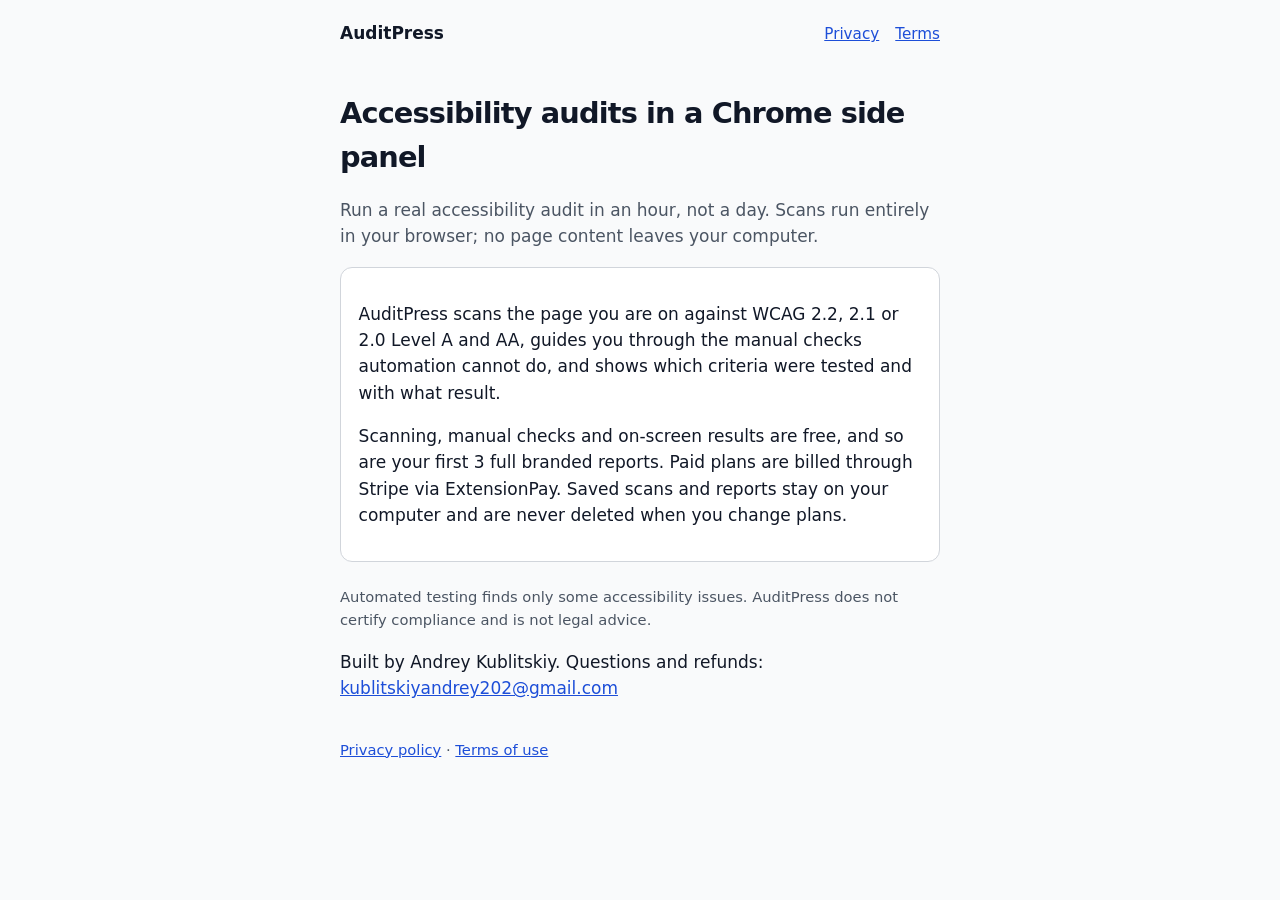
<file: index.html>
<!DOCTYPE html>
<html lang="en">
  <head>
    <meta charset="utf-8" />
    <meta name="viewport" content="width=device-width, initial-scale=1" />
    <title>AuditPress</title>
    <link rel="stylesheet" href="style.css" />
  </head>
  <body>
    <header>
      <strong>AuditPress</strong>
      <nav>
        <a href="privacy/">Privacy</a>
        <a href="terms/">Terms</a>
      </nav>
    </header>
    <main>
      <h1>Accessibility audits in a Chrome side panel</h1>
      <p class="lede">
        Run a real accessibility audit in an hour, not a day. Scans run entirely in your browser; no
        page content leaves your computer.
      </p>
      <div class="card">
        <p>
          AuditPress scans the page you are on against WCAG 2.2, 2.1 or 2.0 Level A and AA, guides
          you through the manual checks automation cannot do, and shows which criteria were tested
          and with what result.
        </p>
        <p>
          Scanning, manual checks and on-screen results are free, and so are your first 3 full
          branded reports. Paid plans are billed through Stripe via ExtensionPay. Saved scans and
          reports stay on your computer and are never deleted when you change plans.
        </p>
      </div>
      <p class="fine">
        Automated testing finds only some accessibility issues. AuditPress does not certify
        compliance and is not legal advice.
      </p>
      <p>
        Built by Andrey Kublitskiy. Questions and refunds:
        <a href="mailto:kublitskiyandrey202@gmail.com">kublitskiyandrey202@gmail.com</a>
      </p>
    </main>
    <footer>
      <a href="privacy/">Privacy policy</a>
      ·
      <a href="terms/">Terms of use</a>
    </footer>
  </body>
</html>
</file>
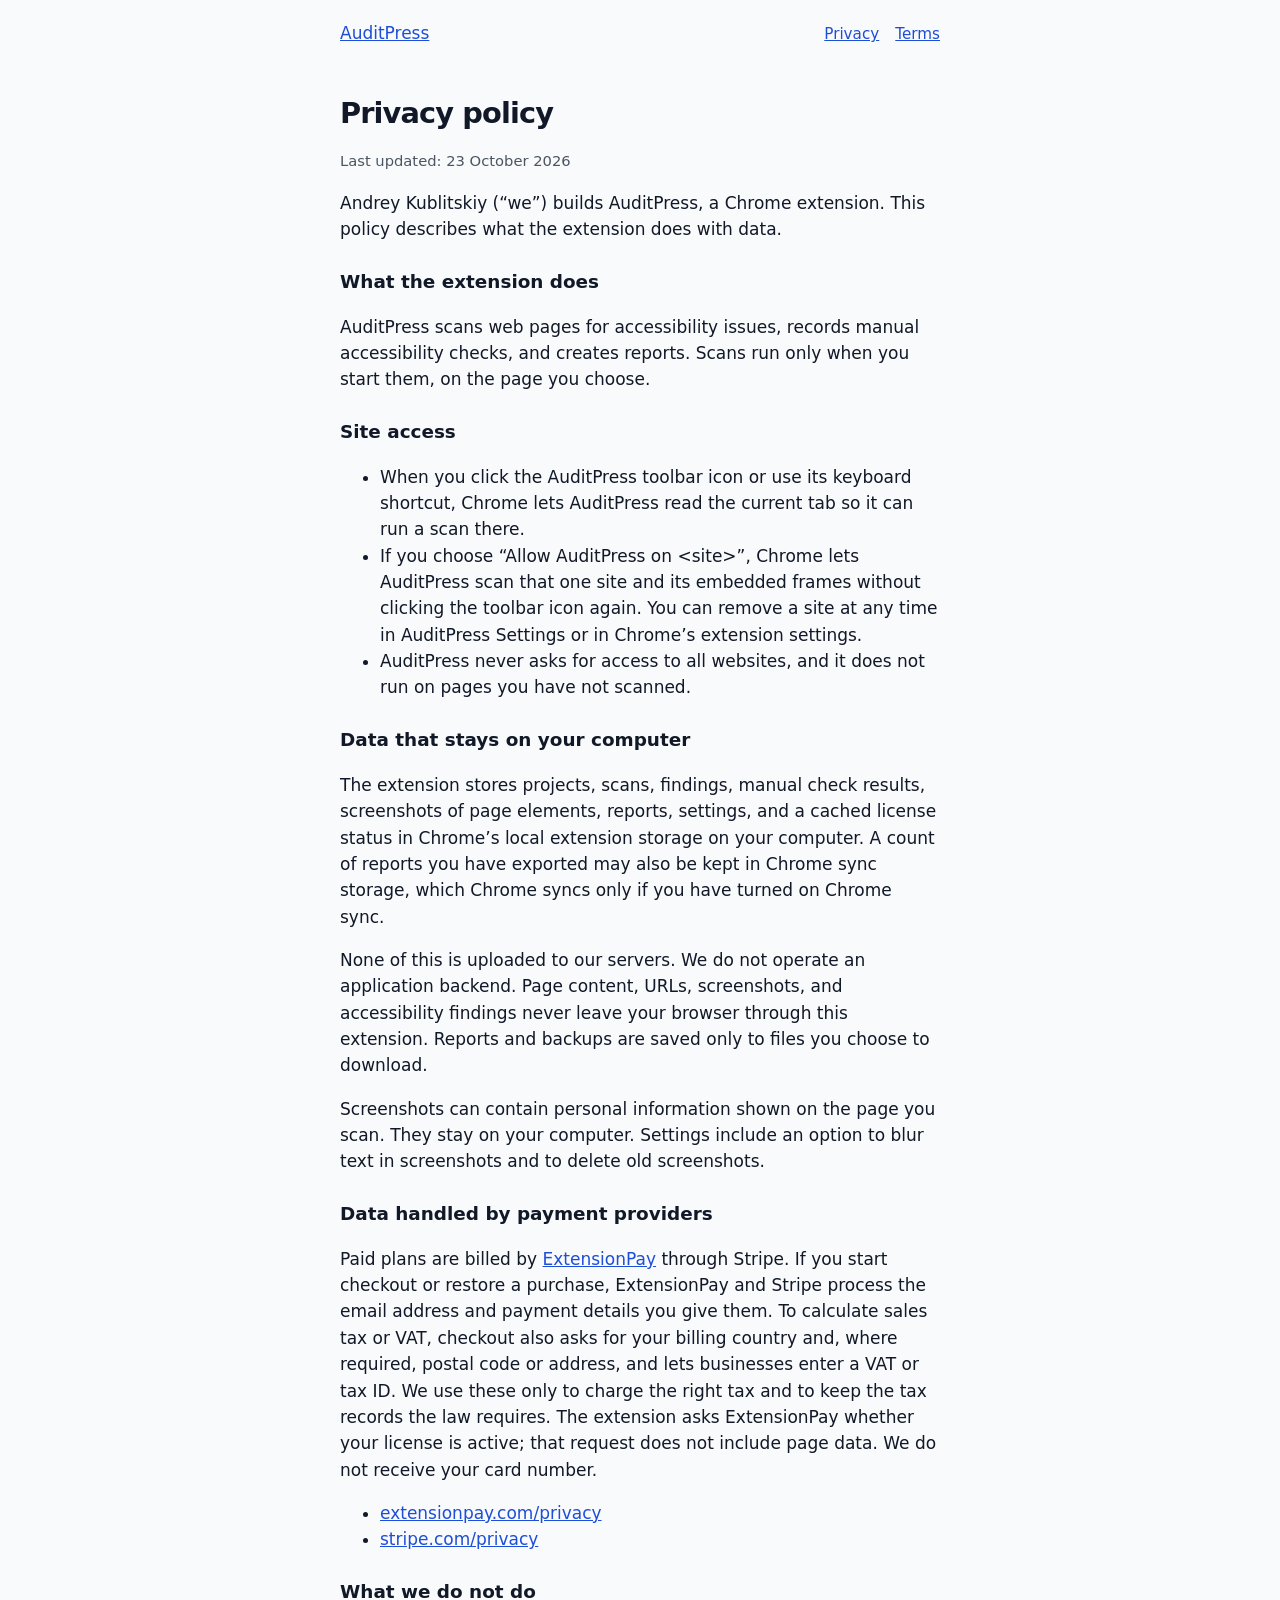
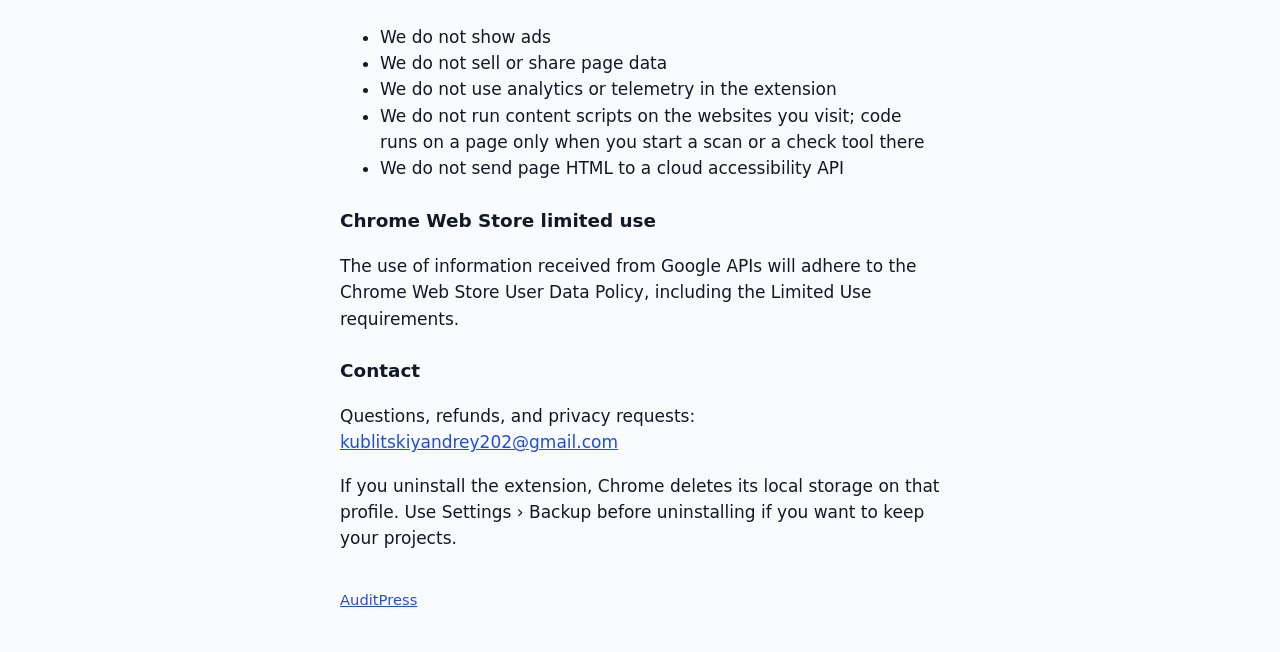
<file: privacy/index.html>
<!DOCTYPE html>
<html lang="en">
  <head>
    <meta charset="utf-8" />
    <meta name="viewport" content="width=device-width, initial-scale=1" />
    <title>Privacy policy · AuditPress</title>
    <link rel="stylesheet" href="../style.css" />
  </head>
  <body>
    <header>
      <a href="../">AuditPress</a>
      <nav>
        <a href="./" aria-current="page">Privacy</a>
        <a href="../terms/">Terms</a>
      </nav>
    </header>
    <main>
      <h1>Privacy policy</h1>
      <p class="fine">Last updated: 23 October 2026</p>
      <p>
        Andrey Kublitskiy (“we”) builds AuditPress, a Chrome extension. This policy describes what
        the extension does with data.
      </p>

      <h2>What the extension does</h2>
      <p>
        AuditPress scans web pages for accessibility issues, records manual accessibility checks,
        and creates reports. Scans run only when you start them, on the page you choose.
      </p>

      <h2>Site access</h2>
      <ul>
        <li>
          When you click the AuditPress toolbar icon or use its keyboard shortcut, Chrome lets
          AuditPress read the current tab so it can run a scan there.
        </li>
        <li>
          If you choose “Allow AuditPress on &lt;site&gt;”, Chrome lets AuditPress scan that one site
          and its embedded frames without clicking the toolbar icon again. You can remove a site at
          any time in AuditPress Settings or in Chrome’s extension settings.
        </li>
        <li>
          AuditPress never asks for access to all websites, and it does not run on pages you have
          not scanned.
        </li>
      </ul>

      <h2>Data that stays on your computer</h2>
      <p>
        The extension stores projects, scans, findings, manual check results, screenshots of page
        elements, reports, settings, and a cached license status in Chrome’s local extension storage
        on your computer. A count of reports you have exported may also be kept in Chrome sync
        storage, which Chrome syncs only if you have turned on Chrome sync.
      </p>
      <p>
        None of this is uploaded to our servers. We do not operate an application backend. Page
        content, URLs, screenshots, and accessibility findings never leave your browser through this
        extension. Reports and backups are saved only to files you choose to download.
      </p>
      <p>
        Screenshots can contain personal information shown on the page you scan. They stay on your
        computer. Settings include an option to blur text in screenshots and to delete old
        screenshots.
      </p>

      <h2>Data handled by payment providers</h2>
      <p>
        Paid plans are billed by <a href="https://extensionpay.com">ExtensionPay</a> through Stripe.
        If you start checkout or restore a purchase, ExtensionPay and Stripe process the email
        address and payment details you give them. To calculate sales tax or VAT, checkout also
        asks for your billing country and, where required, postal code or address, and lets
        businesses enter a VAT or tax ID. We use these only to charge the right tax and to keep the
        tax records the law requires. The extension asks ExtensionPay whether your
        license is active; that request does not include page data. We do not receive your card
        number.
      </p>
      <ul>
        <li><a href="https://extensionpay.com/privacy">extensionpay.com/privacy</a></li>
        <li><a href="https://stripe.com/privacy">stripe.com/privacy</a></li>
      </ul>

      <h2>What we do not do</h2>
      <ul>
        <li>We do not show ads</li>
        <li>We do not sell or share page data</li>
        <li>We do not use analytics or telemetry in the extension</li>
        <li>
          We do not run content scripts on the websites you visit; code runs on a page only when you
          start a scan or a check tool there
        </li>
        <li>We do not send page HTML to a cloud accessibility API</li>
      </ul>

      <h2>Chrome Web Store limited use</h2>
      <p>
        The use of information received from Google APIs will adhere to the Chrome Web Store User
        Data Policy, including the Limited Use requirements.
      </p>

      <h2>Contact</h2>
      <p>
        Questions, refunds, and privacy requests:
        <a href="mailto:kublitskiyandrey202@gmail.com">kublitskiyandrey202@gmail.com</a>
      </p>
      <p>
        If you uninstall the extension, Chrome deletes its local storage on that profile. Use
        Settings › Backup before uninstalling if you want to keep your projects.
      </p>
    </main>
    <footer>
      <a href="../">AuditPress</a>
    </footer>
  </body>
</html>
</file>
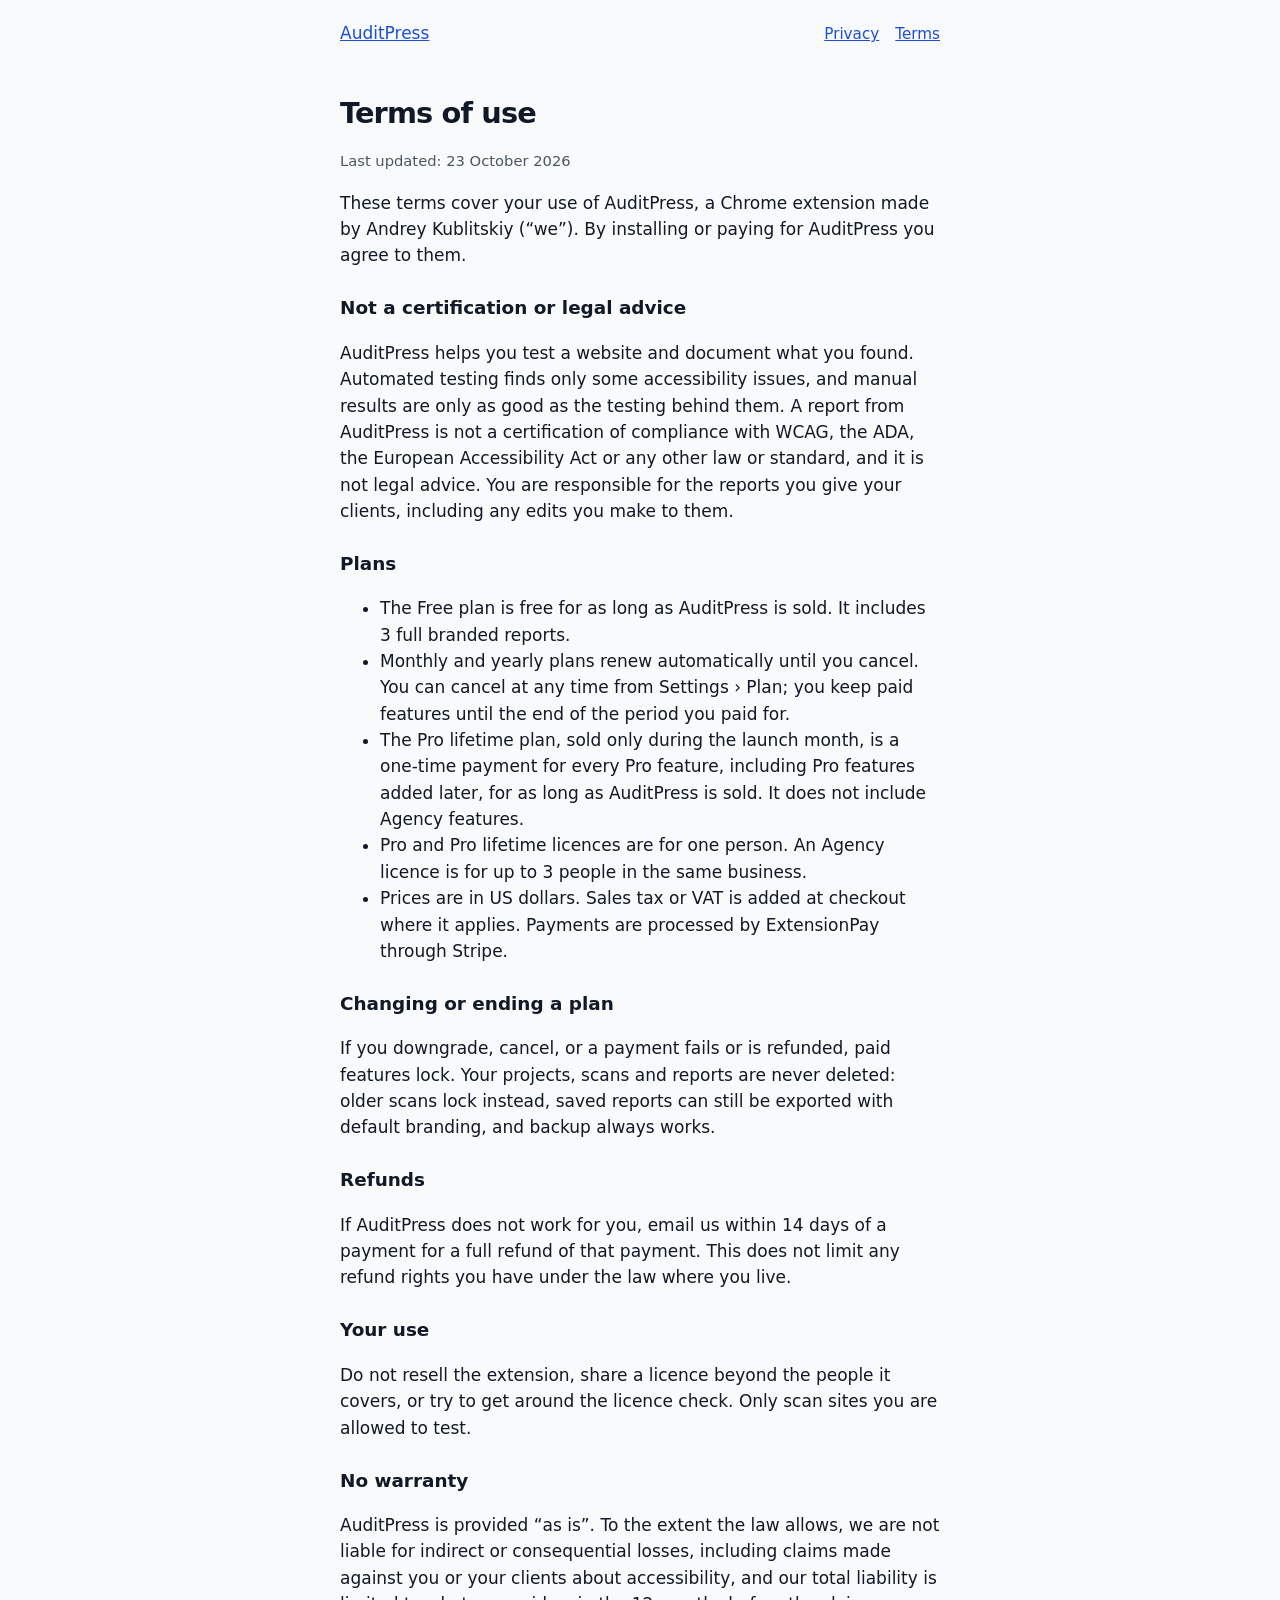
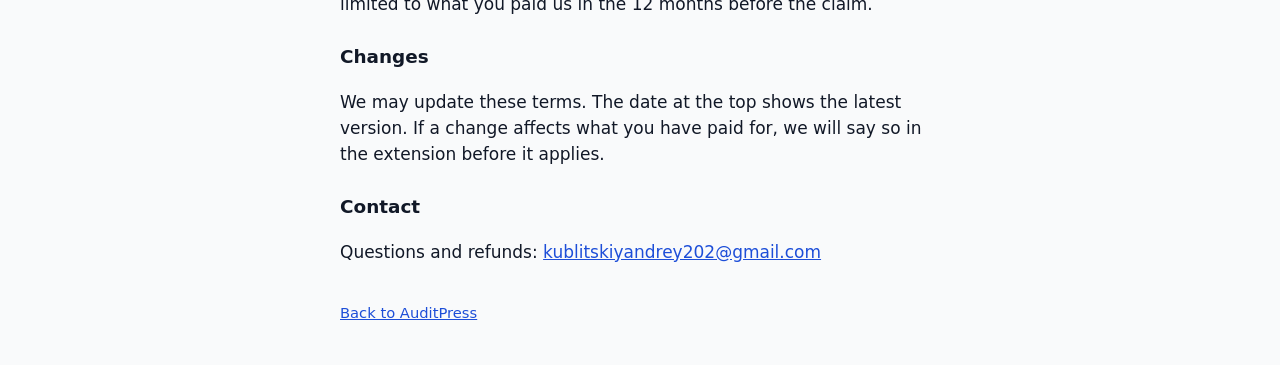
<file: terms/index.html>
<!DOCTYPE html>
<html lang="en">
  <head>
    <meta charset="utf-8" />
    <meta name="viewport" content="width=device-width, initial-scale=1" />
    <title>Terms of use · AuditPress</title>
    <link rel="stylesheet" href="../style.css" />
  </head>
  <body>
    <header>
      <a href="../">AuditPress</a>
      <nav>
        <a href="../privacy/">Privacy</a>
        <a href="./" aria-current="page">Terms</a>
      </nav>
    </header>
    <main>
      <h1>Terms of use</h1>
      <p class="fine">Last updated: 23 October 2026</p>
      <p>
        These terms cover your use of AuditPress, a Chrome extension made by Andrey Kublitskiy
        (“we”). By installing or paying for AuditPress you agree to them.
      </p>

      <h2>Not a certification or legal advice</h2>
      <p>
        AuditPress helps you test a website and document what you found. Automated testing finds only
        some accessibility issues, and manual results are only as good as the testing behind them. A
        report from AuditPress is not a certification of compliance with WCAG, the ADA, the European
        Accessibility Act or any other law or standard, and it is not legal advice. You are
        responsible for the reports you give your clients, including any edits you make to them.
      </p>

      <h2>Plans</h2>
      <ul>
        <li>The Free plan is free for as long as AuditPress is sold. It includes 3 full branded reports.</li>
        <li>
          Monthly and yearly plans renew automatically until you cancel. You can cancel at any time
          from Settings › Plan; you keep paid features until the end of the period you paid for.
        </li>
        <li>
          The Pro lifetime plan, sold only during the launch month, is a one-time payment for every
          Pro feature, including Pro features added later, for as long as AuditPress is sold. It does
          not include Agency features.
        </li>
        <li>
          Pro and Pro lifetime licences are for one person. An Agency licence is for up to 3 people in
          the same business.
        </li>
        <li>
          Prices are in US dollars. Sales tax or VAT is added at checkout where it applies.
          Payments are processed by ExtensionPay through Stripe.
        </li>
      </ul>

      <h2>Changing or ending a plan</h2>
      <p>
        If you downgrade, cancel, or a payment fails or is refunded, paid features lock. Your projects,
        scans and reports are never deleted: older scans lock instead, saved reports can still be
        exported with default branding, and backup always works.
      </p>

      <h2>Refunds</h2>
      <p>
        If AuditPress does not work for you, email us within 14 days of a payment for a full refund of
        that payment. This does not limit any refund rights you have under the law where you live.
      </p>

      <h2>Your use</h2>
      <p>
        Do not resell the extension, share a licence beyond the people it covers, or try to get around
        the licence check. Only scan sites you are allowed to test.
      </p>

      <h2>No warranty</h2>
      <p>
        AuditPress is provided “as is”. To the extent the law allows, we are not liable for indirect or
        consequential losses, including claims made against you or your clients about accessibility,
        and our total liability is limited to what you paid us in the 12 months before the claim.
      </p>

      <h2>Changes</h2>
      <p>
        We may update these terms. The date at the top shows the latest version. If a change affects
        what you have paid for, we will say so in the extension before it applies.
      </p>

      <h2>Contact</h2>
      <p>
        Questions and refunds:
        <a href="mailto:kublitskiyandrey202@gmail.com">kublitskiyandrey202@gmail.com</a>
      </p>
    </main>
    <footer><a href="../">Back to AuditPress</a></footer>
  </body>
</html>
</file>
<file: style.css>
:root {
  color-scheme: light dark;
  --ink: #111827;
  --muted: #4b5563;
  --line: #d1d5db;
  --bg: #f9fafb;
  --card: #fff;
  --accent: #1d4ed8;
}

@media (prefers-color-scheme: dark) {
  :root {
    --ink: #e5e7eb;
    --muted: #9ca3af;
    --line: #374151;
    --bg: #0f172a;
    --card: #111c33;
    --accent: #93c5fd;
  }
}

* {
  box-sizing: border-box;
}

body {
  margin: 0;
  font: 17px/1.55 ui-sans-serif, system-ui, sans-serif;
  color: var(--ink);
  background: var(--bg);
}

header,
main,
footer {
  max-width: 40rem;
  margin: 0 auto;
  padding: 1.25rem 1.25rem 0;
}

header {
  display: flex;
  justify-content: space-between;
  align-items: baseline;
  gap: 1rem;
}

a {
  color: var(--accent);
}

a:focus-visible {
  outline: 2px solid var(--accent);
  outline-offset: 2px;
}

nav {
  display: flex;
  gap: 1rem;
  font-size: 0.95rem;
}

h1 {
  font-size: 1.8rem;
  letter-spacing: -0.03em;
  margin: 1.5rem 0 0.6rem;
}

h2 {
  font-size: 1.15rem;
  margin: 1.6rem 0 0.4rem;
}

p,
li {
  color: var(--ink);
}

.lede,
.fine,
footer {
  color: var(--muted);
}

.fine,
footer {
  font-size: 0.92rem;
}

.card {
  background: var(--card);
  border: 1px solid var(--line);
  border-radius: 12px;
  padding: 1rem 1.1rem;
  margin: 1rem 0 1.5rem;
}

footer {
  padding-bottom: 2.5rem;
}
</file>
